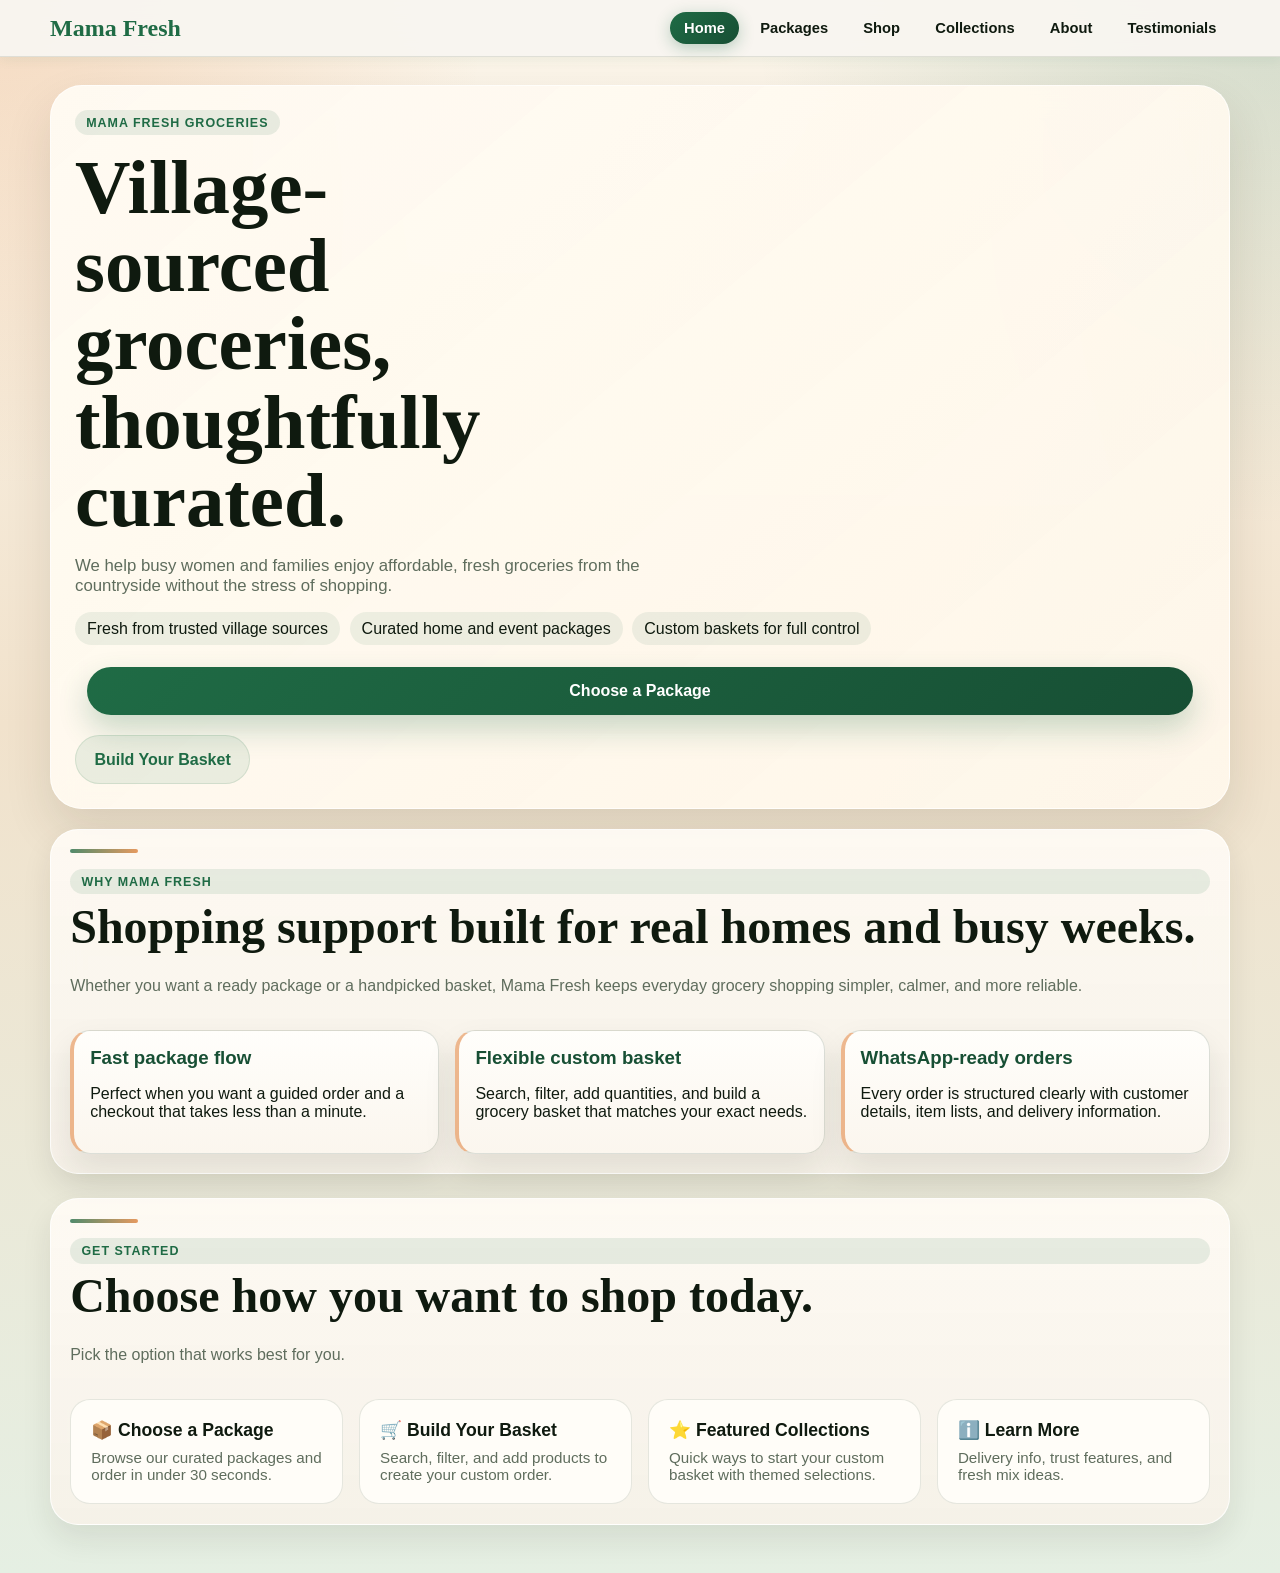
<file: index.html>
<!DOCTYPE html>
<html lang="en">
<head>
  <meta charset="utf-8">
  <meta name="viewport" content="width=device-width, initial-scale=1">
  <title>Mama Fresh Groceries - Home</title>
  <meta
    name="description"
    content="Village-sourced groceries, thoughtfully curated. Order Mama Fresh packages fast or build a custom grocery basket and send a clean WhatsApp order."
  >
  <meta property="og:title" content="Mama Fresh Groceries">
  <meta property="og:description" content="Choose a package or build your own basket and send your order straight to WhatsApp.">
  <meta property="og:type" content="website">
  <meta name="theme-color" content="#1f6b45">
  <link rel="icon" type="image/svg+xml" href="favicon.svg">
  <link rel="stylesheet" href="css/app.css">
</head>
<body>
  <nav class="main-nav">
    <div class="nav-container">
      <a href="index.html" class="nav-logo">Mama Fresh</a>
      <button class="nav-toggle" id="nav-toggle" aria-label="Toggle navigation">
        <span></span>
        <span></span>
        <span></span>
      </button>
      <ul class="nav-links" id="nav-links">
        <li><a href="index.html">Home</a></li>
        <li><a href="packages.html">Packages</a></li>
        <li><a href="shop.html">Shop</a></li>
        <li><a href="collections.html">Collections</a></li>
        <li><a href="about.html">About</a></li>
        <li><a href="testimonials.html">Testimonials</a></li>
      </ul>
    </div>
  </nav>

  <div class="page-shell">
    <header class="hero">
      <div class="eyebrow">Mama Fresh Groceries</div>
      <h1>Village-sourced groceries, thoughtfully curated.</h1>
      <p class="hero-copy">
        We help busy women and families enjoy affordable, fresh groceries from the countryside without the stress of shopping.
      </p>
      <div class="hero-highlights">
        <span>Fresh from trusted village sources</span>
        <span>Curated home and event packages</span>
        <span>Custom baskets for full control</span>
      </div>
      <div class="hero-actions">
        <a class="primary-link" href="packages.html">Choose a Package</a>
        <a class="secondary-link" href="shop.html">Build Your Basket</a>
      </div>
    </header>

    <main>
      <section class="section-block story-strip" aria-labelledby="why-mama-fresh-title">
        <div class="section-intro">
          <span class="section-kicker">Why Mama Fresh</span>
          <h2 id="why-mama-fresh-title">Shopping support built for real homes and busy weeks.</h2>
          <p>Whether you want a ready package or a handpicked basket, Mama Fresh keeps everyday grocery shopping simpler, calmer, and more reliable.</p>
        </div>
        <div class="story-grid">
          <article class="story-card">
            <h3>Fast package flow</h3>
            <p>Perfect when you want a guided order and a checkout that takes less than a minute.</p>
          </article>
          <article class="story-card">
            <h3>Flexible custom basket</h3>
            <p>Search, filter, add quantities, and build a grocery basket that matches your exact needs.</p>
          </article>
          <article class="story-card">
            <h3>WhatsApp-ready orders</h3>
            <p>Every order is structured clearly with customer details, item lists, and delivery information.</p>
          </article>
        </div>
      </section>

      <section class="section-block quick-links-section">
        <div class="section-intro">
          <span class="section-kicker">Get Started</span>
          <h2>Choose how you want to shop today.</h2>
          <p>Pick the option that works best for you.</p>
        </div>
        <div class="quick-links-grid">
          <a href="packages.html" class="quick-link-card">
            <h3>📦 Choose a Package</h3>
            <p>Browse our curated packages and order in under 30 seconds.</p>
          </a>
          <a href="shop.html" class="quick-link-card">
            <h3>🛒 Build Your Basket</h3>
            <p>Search, filter, and add products to create your custom order.</p>
          </a>
          <a href="collections.html" class="quick-link-card">
            <h3>⭐ Featured Collections</h3>
            <p>Quick ways to start your custom basket with themed selections.</p>
          </a>
          <a href="about.html" class="quick-link-card">
            <h3>ℹ️ Learn More</h3>
            <p>Delivery info, trust features, and fresh mix ideas.</p>
          </a>
        </div>
      </section>
    </main>
  </div>

  <button class="sticky-cart" id="sticky-cart" type="button" aria-label="Open basket">
    <span class="sticky-cart-icon">Bag</span>
    <span class="sticky-cart-copy">
      <strong>Basket</strong>
      <span id="sticky-cart-count">0 items</span>
    </span>
  </button>

  <script src="js/app.js"></script>
</body>
</html>
</file>
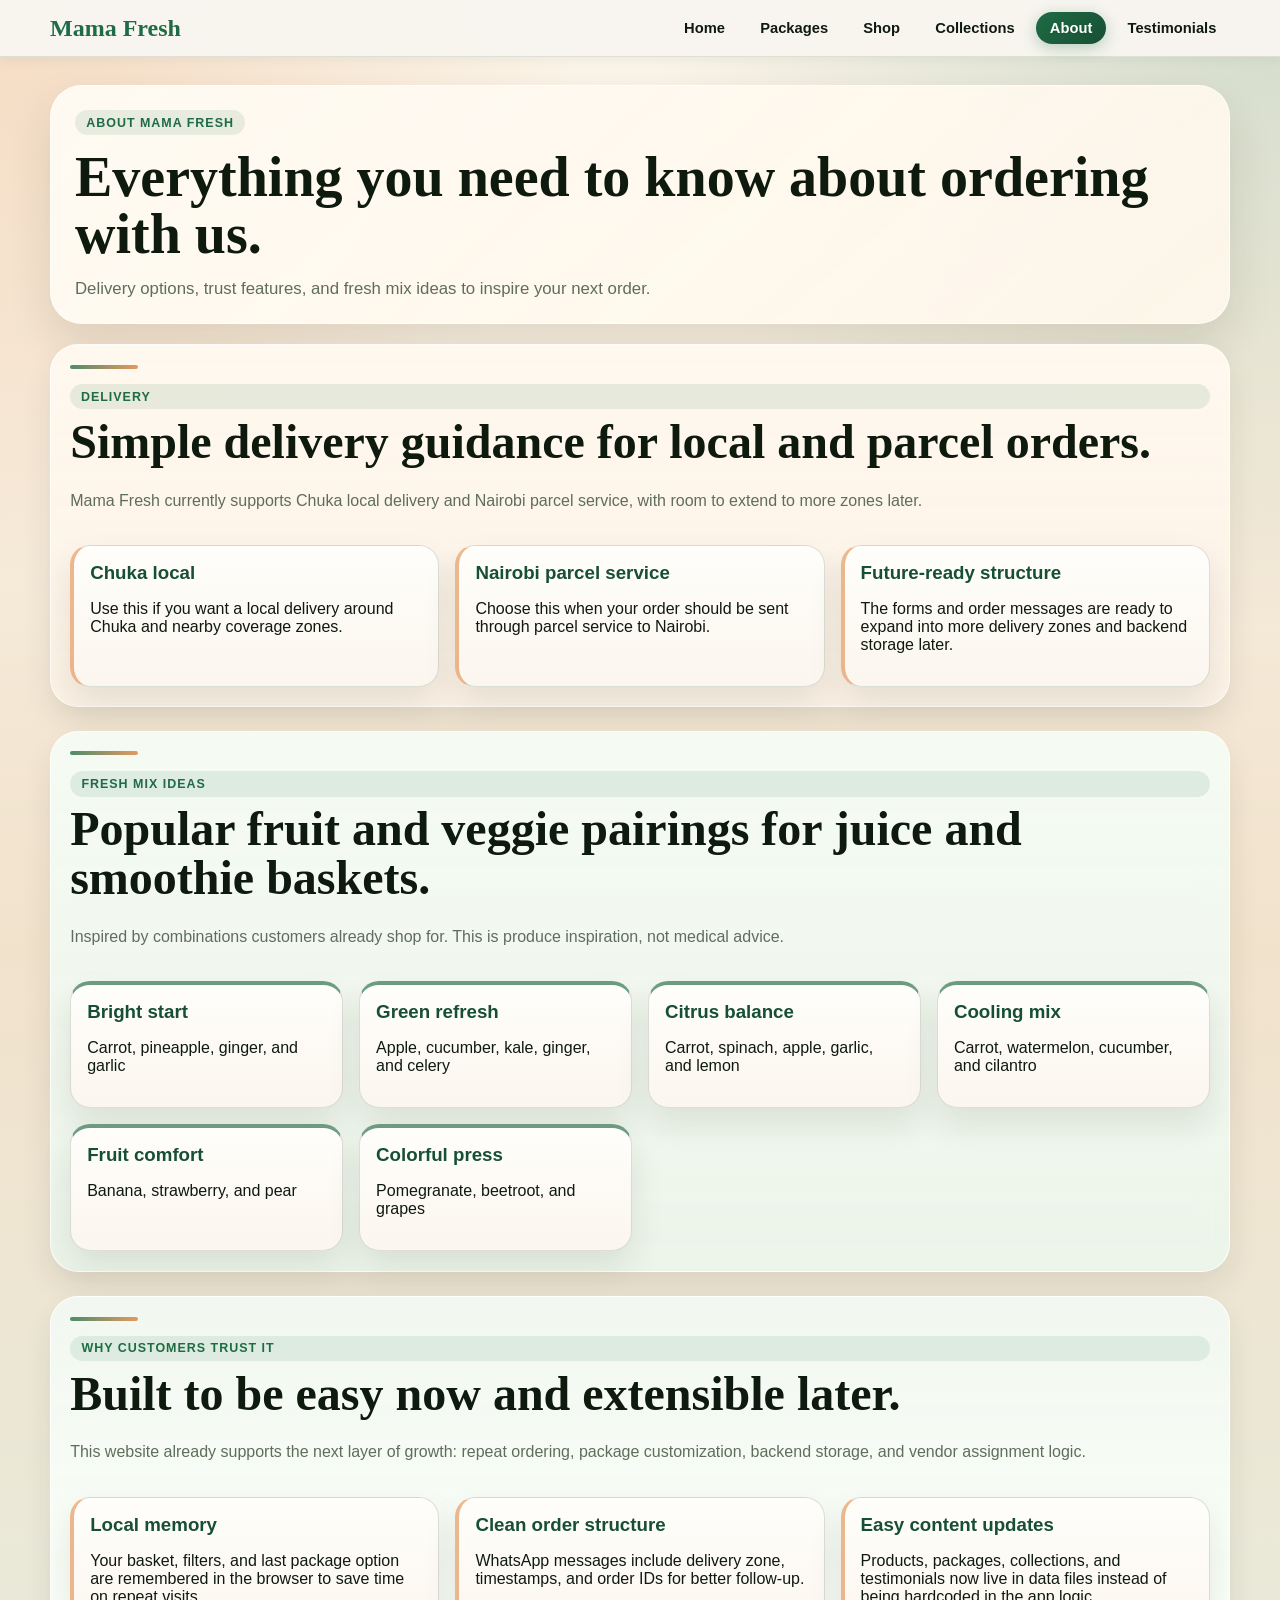
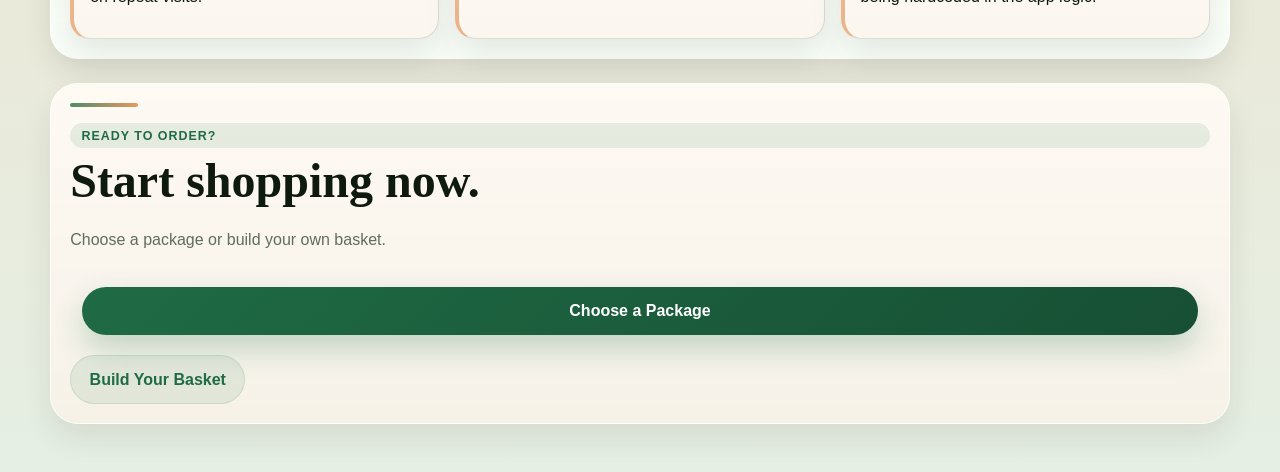
<file: about.html>
<!DOCTYPE html>
<html lang="en">
<head>
  <meta charset="utf-8">
  <meta name="viewport" content="width=device-width, initial-scale=1">
  <title>About - Mama Fresh Groceries</title>
  <meta
    name="description"
    content="Learn about Mama Fresh delivery options, why customers trust us, and get fresh mix ideas for juice and smoothie baskets."
  >
  <meta property="og:title" content="About - Mama Fresh Groceries">
  <meta property="og:description" content="Delivery info, trust features, and fresh mix ideas for your grocery orders.">
  <meta property="og:type" content="website">
  <meta name="theme-color" content="#1f6b45">
  <link rel="icon" type="image/svg+xml" href="favicon.svg">
  <link rel="stylesheet" href="css/app.css">
</head>
<body>
  <nav class="main-nav">
    <div class="nav-container">
      <a href="index.html" class="nav-logo">Mama Fresh</a>
      <button class="nav-toggle" id="nav-toggle" aria-label="Toggle navigation">
        <span></span>
        <span></span>
        <span></span>
      </button>
      <ul class="nav-links" id="nav-links">
        <li><a href="index.html">Home</a></li>
        <li><a href="packages.html">Packages</a></li>
        <li><a href="shop.html">Shop</a></li>
        <li><a href="collections.html">Collections</a></li>
        <li><a href="about.html">About</a></li>
        <li><a href="testimonials.html">Testimonials</a></li>
      </ul>
    </div>
  </nav>

  <div class="page-shell">
    <header class="page-header">
      <div class="eyebrow">About Mama Fresh</div>
      <h1>Everything you need to know about ordering with us.</h1>
      <p class="page-header-copy">
        Delivery options, trust features, and fresh mix ideas to inspire your next order.
      </p>
    </header>

    <main>
      <section class="section-block logistics-section" aria-labelledby="delivery-title">
        <div class="section-intro">
          <span class="section-kicker">Delivery</span>
          <h2 id="delivery-title">Simple delivery guidance for local and parcel orders.</h2>
          <p>Mama Fresh currently supports Chuka local delivery and Nairobi parcel service, with room to extend to more zones later.</p>
        </div>
        <div class="story-grid">
          <article class="story-card">
            <h3>Chuka local</h3>
            <p>Use this if you want a local delivery around Chuka and nearby coverage zones.</p>
          </article>
          <article class="story-card">
            <h3>Nairobi parcel service</h3>
            <p>Choose this when your order should be sent through parcel service to Nairobi.</p>
          </article>
          <article class="story-card">
            <h3>Future-ready structure</h3>
            <p>The forms and order messages are ready to expand into more delivery zones and backend storage later.</p>
          </article>
        </div>
      </section>

      <section class="section-block inspiration-section" aria-labelledby="inspiration-title">
        <div class="section-intro">
          <span class="section-kicker">Fresh Mix Ideas</span>
          <h2 id="inspiration-title">Popular fruit and veggie pairings for juice and smoothie baskets.</h2>
          <p>Inspired by combinations customers already shop for. This is produce inspiration, not medical advice.</p>
        </div>
        <div class="inspiration-grid" id="mixes-grid"></div>
      </section>

      <section class="section-block trust-section" aria-labelledby="trust-title">
        <div class="section-intro">
          <span class="section-kicker">Why Customers Trust It</span>
          <h2 id="trust-title">Built to be easy now and extensible later.</h2>
          <p>This website already supports the next layer of growth: repeat ordering, package customization, backend storage, and vendor assignment logic.</p>
        </div>
        <div class="story-grid">
          <article class="story-card">
            <h3>Local memory</h3>
            <p>Your basket, filters, and last package option are remembered in the browser to save time on repeat visits.</p>
          </article>
          <article class="story-card">
            <h3>Clean order structure</h3>
            <p>WhatsApp messages include delivery zone, timestamps, and order IDs for better follow-up.</p>
          </article>
          <article class="story-card">
            <h3>Easy content updates</h3>
            <p>Products, packages, collections, and testimonials now live in data files instead of being hardcoded in the app logic.</p>
          </article>
        </div>
      </section>

      <section class="section-block">
        <div class="section-intro">
          <span class="section-kicker">Ready to Order?</span>
          <h2>Start shopping now.</h2>
          <p>Choose a package or build your own basket.</p>
        </div>
        <div class="hero-actions">
          <a class="primary-link" href="packages.html">Choose a Package</a>
          <a class="secondary-link" href="shop.html">Build Your Basket</a>
        </div>
      </section>
    </main>
  </div>

  <button class="sticky-cart" id="sticky-cart" type="button" aria-label="Open basket">
    <span class="sticky-cart-icon">Bag</span>
    <span class="sticky-cart-copy">
      <strong>Basket</strong>
      <span id="sticky-cart-count">0 items</span>
    </span>
  </button>

  <script src="js/app.js"></script>
</body>
</html>
</file>
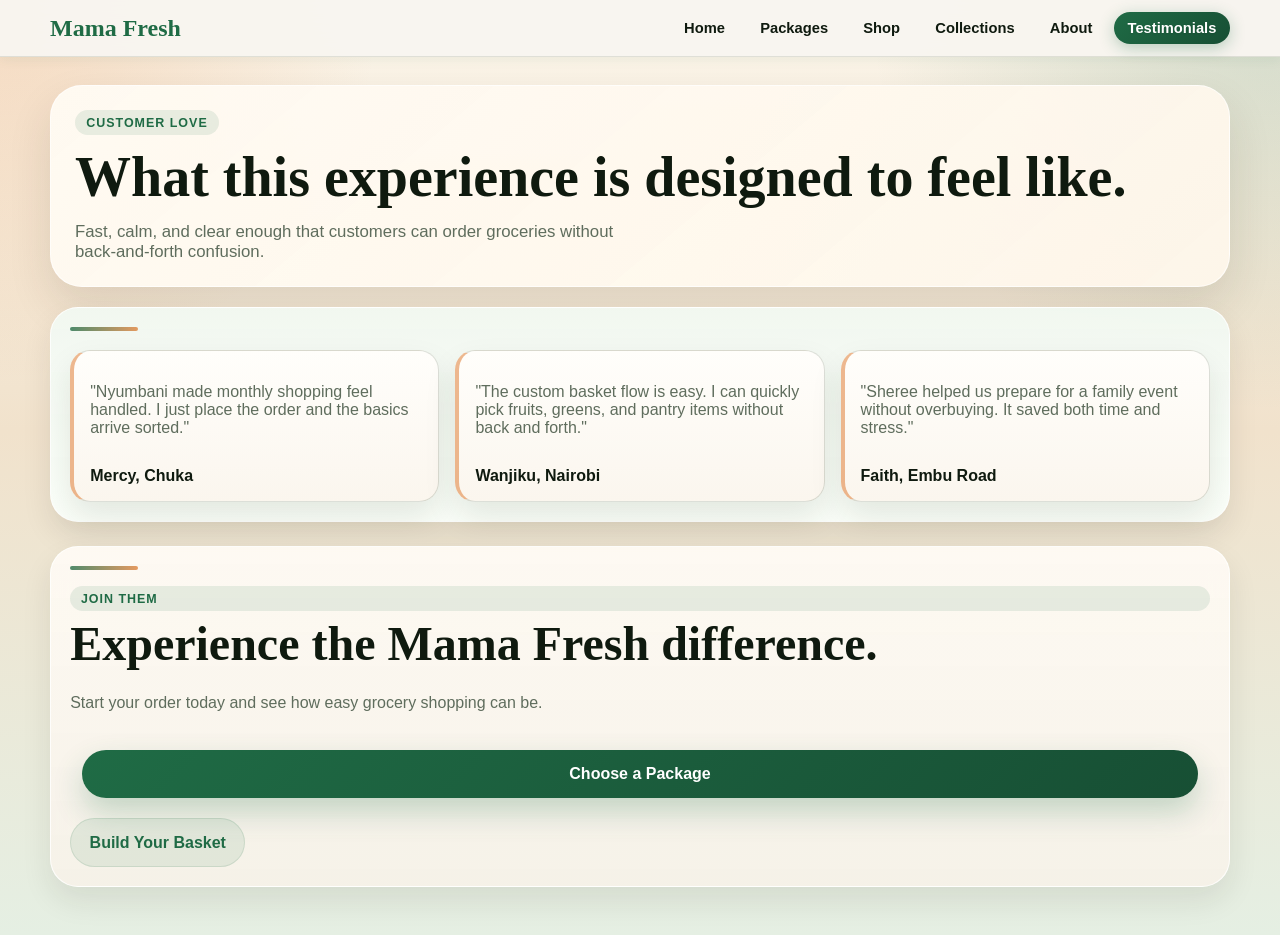
<file: testimonials.html>
<!DOCTYPE html>
<html lang="en">
<head>
  <meta charset="utf-8">
  <meta name="viewport" content="width=device-width, initial-scale=1">
  <title>Testimonials - Mama Fresh Groceries</title>
  <meta
    name="description"
    content="What this experience is designed to feel like. Fast, calm, and clear enough that customers can order groceries without back-and-forth confusion."
  >
  <meta property="og:title" content="Testimonials - Mama Fresh Groceries">
  <meta property="og:description" content="See what customers say about ordering with Mama Fresh.">
  <meta property="og:type" content="website">
  <meta name="theme-color" content="#1f6b45">
  <link rel="icon" type="image/svg+xml" href="favicon.svg">
  <link rel="stylesheet" href="css/app.css">
</head>
<body>
  <nav class="main-nav">
    <div class="nav-container">
      <a href="index.html" class="nav-logo">Mama Fresh</a>
      <button class="nav-toggle" id="nav-toggle" aria-label="Toggle navigation">
        <span></span>
        <span></span>
        <span></span>
      </button>
      <ul class="nav-links" id="nav-links">
        <li><a href="index.html">Home</a></li>
        <li><a href="packages.html">Packages</a></li>
        <li><a href="shop.html">Shop</a></li>
        <li><a href="collections.html">Collections</a></li>
        <li><a href="about.html">About</a></li>
        <li><a href="testimonials.html">Testimonials</a></li>
      </ul>
    </div>
  </nav>

  <div class="page-shell">
    <header class="page-header">
      <div class="eyebrow">Customer Love</div>
      <h1>What this experience is designed to feel like.</h1>
      <p class="page-header-copy">
        Fast, calm, and clear enough that customers can order groceries without back-and-forth confusion.
      </p>
    </header>

    <main>
      <section class="section-block testimonial-section" aria-labelledby="testimonials-title">
        <div class="testimonial-grid" id="testimonial-grid"></div>
      </section>

      <section class="section-block">
        <div class="section-intro">
          <span class="section-kicker">Join Them</span>
          <h2>Experience the Mama Fresh difference.</h2>
          <p>Start your order today and see how easy grocery shopping can be.</p>
        </div>
        <div class="hero-actions">
          <a class="primary-link" href="packages.html">Choose a Package</a>
          <a class="secondary-link" href="shop.html">Build Your Basket</a>
        </div>
      </section>
    </main>
  </div>

  <button class="sticky-cart" id="sticky-cart" type="button" aria-label="Open basket">
    <span class="sticky-cart-icon">Bag</span>
    <span class="sticky-cart-copy">
      <strong>Basket</strong>
      <span id="sticky-cart-count">0 items</span>
    </span>
  </button>

  <script src="js/app.js"></script>
</body>
</html>
</file>
<file: css/app.css>
:root {

  --surface-strong: #fffdf8;
  --surface: rgba(255, 251, 245, 0.92);
  --surface-soft: rgba(248, 243, 233, 0.92);
  --surface-tint: rgba(239, 246, 239, 0.9);
  --surface-raised: #fffefb;
  --text: #0f1a0f;
  --muted: #5f6d5d;
  --line: rgba(42, 64, 39, 0.12);
  --line-strong: rgba(42, 64, 39, 0.22);
  --brand: #1f6b45;
  --brand-deep: #174f34;
  --accent: #df7f37;
  --accent-soft: #ffe3c6;
  --shadow: 0 18px 42px rgba(33, 41, 31, 0.12);
  --shadow-raised: 0 16px 32px rgba(27, 40, 24, 0.1);
  --radius-lg: 28px;
  --radius-md: 20px;
  --radius-sm: 14px;
  --max-width: 1180px;
}

/* Navigation */
.main-nav {
  position: sticky;
  top: 0;
  z-index: 50;
background: rgba(248, 245, 240, 0.97);
  backdrop-filter: blur(16px);
  border-bottom: 1px solid var(--line);
  box-shadow: 0 2px 12px rgba(31, 106, 69, 0.08);
}

.nav-container {
  width: min(100% - 1.5rem, var(--max-width));
  margin: 0 auto;
  display: flex;
  align-items: center;
  justify-content: space-between;
  padding: 0.75rem 0;
}

.nav-logo {
  font-family: "Iowan Old Style", "Palatino Linotype", "Book Antiqua", serif;
  font-size: 1.5rem;
  font-weight: 700;
  color: var(--brand);
  text-decoration: none;
}

.nav-toggle {
  display: none;
  flex-direction: column;
  gap: 5px;
  padding: 0.5rem;
  background: transparent;
  border: 0;
  cursor: pointer;
}

.nav-toggle span {
  display: block;
  width: 24px;
  height: 2px;
  background: var(--text);
  border-radius: 2px;
  transition: transform 0.3s ease;
}

.nav-links {
  display: flex;
  list-style: none;
  margin: 0;
  padding: 0;
  gap: 0.5rem;
}

.nav-links a {
  display: inline-flex;
  align-items: center;
  padding: 0.5rem 0.85rem;
  border-radius: 999px;
  color: var(--text) !important;
  text-decoration: none;
  font-weight: 700;
  font-size: 0.92rem;
  transition: all 0.25s ease;
}

.nav-links a:hover {
  background: rgba(31, 107, 69, 0.18);
  color: var(--brand-deep);
  transform: translateY(-1px);
}

.nav-links a.active,
.nav-links a.current-page {
  background: linear-gradient(135deg, var(--brand), var(--brand-deep));
  color: #ffffff !important;
  box-shadow: 0 4px 16px rgba(31, 107, 69, 0.3);
  text-shadow: 0 1px 2px rgba(0,0,0,0.1);
}

@media (max-width: 768px) {
  .nav-toggle {
    display: flex;
  }

  .nav-links {
    display: none;
    position: absolute;
    top: 100%;
    left: 0;
    right: 0;
    flex-direction: column;
background: rgba(248, 245, 240, 0.98);
    backdrop-filter: blur(20px);
    padding: 1.25rem;
    border-bottom: 1px solid var(--line);
    gap: 0.3rem;
    box-shadow: 0 8px 32px rgba(31, 106, 69, 0.12);
  }

  .nav-links.open {
    display: flex;
  }

  .nav-links a {
    width: 100%;
    justify-content: center;
  }
}

/* Page Header */
.page-header {
  margin-top: 0.75rem;
  padding: 1.5rem;
  border: 1px solid rgba(255, 255, 255, 0.7);
  border-radius: calc(var(--radius-lg) + 4px);
  background:
    linear-gradient(140deg, rgba(255, 251, 243, 0.98), rgba(255, 247, 235, 0.95)),
    linear-gradient(120deg, rgba(223, 127, 55, 0.14), rgba(31, 107, 69, 0.08));
  box-shadow: 0 20px 44px rgba(53, 41, 22, 0.12);
}

.page-header h1 {
  margin: 0.85rem 0 0;
  font-family: "Iowan Old Style", "Palatino Linotype", "Book Antiqua", serif;
  font-size: clamp(2rem, 5vw, 3.5rem);
  line-height: 1.02;
}

.page-header-copy {
  max-width: 36rem;
  margin: 1rem 0 0;
  font-size: 1.05rem;
  color: var(--muted);
}

/* Quick Links Grid */
.quick-links-section {
  margin-top: 1.25rem;
}

.quick-links-grid {
  display: grid;
  grid-template-columns: repeat(auto-fit, minmax(220px, 1fr));
  gap: 1rem;
  margin-top: 1.2rem;
}

.quick-link-card {
  display: grid;
  gap: 0.5rem;
  padding: 1.25rem;
  border: 1px solid var(--line);
  border-radius: var(--radius-md);
  background: var(--surface-strong);
  text-decoration: none;
  color: var(--text);
  transition: transform 0.2s ease, box-shadow 0.2s ease;
}

.quick-link-card:hover {
  transform: translateY(-2px);
  box-shadow: 0 12px 30px rgba(31, 107, 69, 0.15);
}

.quick-link-card h3 {
  margin: 0;
  font-size: 1.1rem;
}

.quick-link-card p {
  margin: 0;
  color: var(--muted);
  font-size: 0.95rem;
}

* {
  box-sizing: border-box;
}

[hidden] {
  display: none !important;
}

html {
  scroll-behavior: smooth;
}

body {
  margin: 0;
  min-height: 100vh;
  color: var(--text);
  font-family: "Aptos", "Segoe UI Variable", "Trebuchet MS", sans-serif;
  background:
    radial-gradient(circle at top left, rgba(223, 127, 55, 0.22), transparent 24%),
    radial-gradient(circle at top right, rgba(31, 107, 69, 0.18), transparent 26%),
    linear-gradient(180deg, #fcf6eb 0%, #f1e2cc 46%, #e5efe3 100%);
}

button,
input,
textarea,
select {
  font: inherit;
}

button {
  cursor: pointer;
  /* Prevent mobile stacking overlaps */
  margin: 0.25rem;
}

/* Mobile button/link base adjustments */
.primary-link,


.page-shell {
  width: min(100% - 1.5rem, var(--max-width));
  margin: 0 auto;
  padding: 1rem 0 6rem;
}

.hero,
.section-block,
.cart-panel,
.modal-card {
  backdrop-filter: blur(14px);
}

.hero {
  position: relative;
  overflow: hidden;
  margin-top: 0.75rem;
  padding: 1.5rem;
  border: 1px solid rgba(255, 255, 255, 0.7);
  border-radius: calc(var(--radius-lg) + 4px);
  background:
    linear-gradient(140deg, rgba(255, 251, 243, 0.98), rgba(255, 247, 235, 0.94)),
    linear-gradient(120deg, rgba(223, 127, 55, 0.16), rgba(31, 107, 69, 0.08));
  box-shadow: 0 22px 48px rgba(53, 41, 22, 0.12);
}

.eyebrow,
.section-kicker,
.modal-kicker {
  display: inline-flex;
  align-items: center;
  gap: 0.4rem;
  padding: 0.35rem 0.7rem;
  border-radius: 999px;
  background: rgba(31, 107, 69, 0.1);
  color: var(--brand);
  font-size: 0.78rem;
  font-weight: 700;
  letter-spacing: 0.08em;
  text-transform: uppercase;
}

.hero h1,
.section-intro h2,
.panel-heading h3,
.modal-header h3 {
  margin: 0;
  font-family: "Iowan Old Style", "Palatino Linotype", "Book Antiqua", serif;
  line-height: 1.02;
}

.hero h1 {
  margin-top: 0.85rem;
  font-size: clamp(2.35rem, 7vw, 4.8rem);
  max-width: 11ch;
}

.hero-copy,
.section-intro p,
.panel-heading p,
.modal-header p,
.package-copy,
.product-copy,
.cart-item-meta,
.checkout-preview,
.empty-state p,
.collection-card span,
.testimonial-card p {
  color: var(--muted);
}

.hero-copy {
  max-width: 36rem;
  margin: 1rem 0 0;
  font-size: 1.05rem;
}

.hero-highlights,
.hero-actions,
.filter-bar,
.details-pill-list {
  display: flex;
  flex-wrap: wrap;
}

.hero-highlights {
  gap: 0.6rem;
  margin-top: 1rem;
}

.hero-highlights span,
.package-items span,
.product-meta span,
.details-pill-list span {
  padding: 0.45rem 0.75rem;
  border-radius: 999px;
  background: rgba(31, 107, 69, 0.08);
}

.hero-actions {
  gap: 1.25rem; /* Increased for mobile button spacing */
  margin-top: 1.4rem;
}

.primary-link,
.secondary-link,
.package-cta,
.checkout-button,
.submit-button,
.quantity-button,
.search-button,
.details-button,
.add-button,
.remove-button,
.collection-card,
.filter-chip {
  transition: transform 180ms ease, box-shadow 180ms ease, background 180ms ease;
}

.primary-link,
.secondary-link,
.package-cta,
.checkout-button,
.submit-button {
  display: inline-flex;
  align-items: center;
  justify-content: center;
  min-height: 3rem;
  padding: 0.9rem 1.15rem;
  border: 0;
  border-radius: 999px;
  font-weight: 700;
  text-decoration: none;
}

.primary-link,
.checkout-button,
.submit-button {
  color: #fff;
  background: linear-gradient(135deg, var(--brand), var(--brand-deep));
  box-shadow: 0 14px 30px rgba(31, 107, 69, 0.24);
}

.secondary-link,
.details-button,
.filter-chip,
.add-button,
.remove-button {
  color: var(--brand);
  background: rgba(31, 107, 69, 0.09);
  border: 1px solid rgba(31, 107, 69, 0.12);
}

.section-block {
  margin-top: 1.25rem;
  padding: 1.2rem;
  border: 1px solid rgba(255, 255, 255, 0.78);
  border-radius: var(--radius-lg);
  background: linear-gradient(180deg, var(--surface) 0%, rgba(246, 241, 232, 0.96) 100%);
  box-shadow: 0 14px 30px rgba(31, 32, 24, 0.09);
}

.section-block + .section-block {
  margin-top: 1.5rem;
}

.section-block::before {
  content: "";
  display: block;
  width: 4.25rem;
  height: 4px;
  margin-bottom: 1rem;
  border-radius: 999px;
  background: linear-gradient(90deg, var(--brand), var(--accent));
  opacity: 0.78;
}

.collections-section,
.testimonial-section,
.trust-section {
  background: linear-gradient(180deg, rgba(241, 248, 241, 0.96) 0%, rgba(251, 255, 250, 0.98) 100%);
}

.section-secondary,
.logistics-section {
  background: linear-gradient(180deg, rgba(255, 248, 239, 0.98) 0%, rgba(252, 242, 230, 0.94) 100%);
}

.inspiration-section {
  background: linear-gradient(180deg, rgba(245, 251, 244, 0.98) 0%, rgba(236, 245, 235, 0.94) 100%);
}

.section-priority {
  position: relative;
}

.section-priority::before {
  content: "";
  position: absolute;
  inset: 0;
  border-radius: inherit;
  padding: 1px;
  background: linear-gradient(135deg, rgba(31, 107, 69, 0.18), rgba(223, 127, 55, 0.22));
  -webkit-mask: linear-gradient(#fff 0 0) content-box, linear-gradient(#fff 0 0);
  -webkit-mask-composite: xor;
  mask-composite: exclude;
  pointer-events: none;
}

.section-intro {
  display: grid;
  gap: 0.55rem;
}

.section-intro h2 {
  font-size: clamp(2rem, 5vw, 3rem);
}

.guidance-banner {
  display: flex;
  gap: 0.75rem;
  align-items: center;
  margin-top: 1rem;
  padding: 0.95rem 1rem;
  border: 1px solid rgba(31, 107, 69, 0.12);
  border-radius: var(--radius-md);
  background: linear-gradient(135deg, rgba(31, 107, 69, 0.08), rgba(31, 107, 69, 0.03));
}

.guidance-banner.alt {
  background: linear-gradient(135deg, rgba(223, 127, 55, 0.12), rgba(223, 127, 55, 0.04));
  border-color: rgba(223, 127, 55, 0.15);
}

.story-grid,
.package-grid,
.package-notes,
.collection-grid,
.product-grid,
.inspiration-grid,
.testimonial-grid {
  display: grid;
  gap: 1rem;
  margin-top: 1.2rem;
}

.story-grid,
.package-grid,
.package-notes,
.collection-grid,
.inspiration-grid,
.testimonial-grid {
  grid-template-columns: repeat(auto-fit, minmax(220px, 1fr));
}

.product-grid {
  grid-template-columns: repeat(auto-fit, minmax(180px, 1fr));
}

.story-card,
.note-card,
.package-card,
.product-card,
.cart-item,
.checkout-preview,
.empty-state,
.inspiration-card,
.testimonial-card,
.collection-card {
  border: 1px solid rgba(42, 64, 39, 0.16);
  border-radius: var(--radius-md);
  background: linear-gradient(180deg, var(--surface-raised) 0%, #fbf6ee 100%);
  box-shadow: var(--shadow-raised);
}

.story-card,
.note-card,
.package-card,
.product-card,
.empty-state,
.inspiration-card,
.testimonial-card,
.collection-card {
  padding: 1rem;
}

.package-card,
.product-card {
  position: relative;
  overflow: hidden;
  display: grid;
  gap: 0.85rem;
}

.package-image {
  overflow: hidden;
  min-height: 10rem;
  border-radius: var(--radius-md);
}

.package-photo {
  display: block;
  width: 100%;
  height: 10rem;
  object-fit: cover;
}

.package-card h3,
.product-card h3,
.cart-item h4,
.story-card h3,
.note-card h3,
.inspiration-card h3 {
  margin: 0;
}

.package-badge,
.product-badge {
  justify-self: start;
  padding: 0.35rem 0.7rem;
  border-radius: 999px;
  font-size: 0.75rem;
  font-weight: 700;
}

.package-badge {
  color: var(--accent);
  background: var(--accent-soft);
}

.product-badge {
  color: var(--brand);
  background: rgba(31, 107, 69, 0.1);
}

.package-items,
.product-meta,
.package-actions,
.product-footer,
.cart-line,
.cart-controls,
.cart-footer,
.sticky-cart,
.modal-close {
  display: flex;
  align-items: center;
}

.package-items,
.product-meta,
.package-actions,
.details-pill-list {
  gap: 0.75rem; /* Better mobile spacing for pills/actions */
}

.package-footer,
.product-footer,
.cart-line {
  display: flex;
  justify-content: space-between;
  gap: 0.8rem;
}

.package-tier-copy,
.package-speed {
  font-size: 0.92rem;
  font-weight: 700;
}

.package-tier-copy {
  color: var(--muted);
  margin-top: 0.2rem;
}

.package-cta,
.search-button {
  color: #fff;
  background: linear-gradient(135deg, var(--accent), #c8681e);
}

.custom-layout {
  display: grid;
  gap: 1rem;
  margin-top: 1.2rem;
}

.search-bar {
  display: grid;
  gap: 0.5rem;
  margin-bottom: 1rem;
}

.search-row {
  display: grid;
  grid-template-columns: minmax(0, 1fr) auto;
  gap: 0.65rem;
}

.filter-bar {
  gap: 1rem; /* Prevent filter-chip crowding on mobile */
  margin-bottom: 1rem;
}

.filter-chip,
.collection-card,
.details-button,
.add-button,
.remove-button,
.search-button {
  border-radius: 999px;
  font-weight: 700;
}

.filter-chip {
  padding: 0.65rem 0.95rem;
}

.filter-chip.active,
.collection-card.active {
  color: #fff;
  background: linear-gradient(135deg, var(--brand), var(--brand-deep));
  box-shadow: 0 10px 24px rgba(31, 107, 69, 0.2);
}

.filter-chip:hover,
.collection-card:hover {
  background: rgba(31, 107, 69, 0.15);
  color: var(--brand-deep);
}

.filter-chip.active:hover,
.collection-card.active:hover {
  color: #fff;
  background: linear-gradient(135deg, var(--brand-deep), var(--brand));
}

.collection-feedback {
  margin-top: 1rem;
  padding: 0.95rem 1rem;
  border: 1px solid rgba(31, 107, 69, 0.12);
  border-radius: var(--radius-md);
  background: rgba(31, 107, 69, 0.06);
  color: var(--brand-deep);
  font-weight: 700;
}

.collection-card {
  display: grid;
  gap: 0.35rem;
  padding: 1rem;
  text-align: left;
}

.product-image {
  overflow: hidden;
  min-height: 8.5rem;
  border-radius: var(--radius-md);
}

.product-photo {
  display: block;
  width: 100%;
  height: 8.5rem;
  object-fit: cover;
}

.product-price,
.cart-subtotal {
  font-weight: 800;
}

.add-button,
.remove-button,
.details-button,
.search-button {
  min-height: 2.85rem;
  padding: 0.8rem 1rem;
  border: 0;
}

.cart-panel {
  position: sticky;
  top: 1rem;
  align-self: start;
  padding: 1rem;
  border: 1px solid rgba(31, 107, 69, 0.18);
  border-radius: var(--radius-lg);
  background: linear-gradient(180deg, rgba(238, 247, 237, 0.98), rgba(251, 255, 250, 0.96));
  box-shadow: 0 16px 36px rgba(31, 61, 41, 0.12);
}

.cart-items {
  display: grid;
  gap: 0.75rem;
}

.cart-item,
.checkout-preview {
  padding: 0.95rem;
}

.cart-controls {
  gap: 0.45rem;
  margin-top: 0.8rem;
}

.quantity-button {
  justify-content: center;
  width: 2.2rem;
  height: 2.2rem;
  border: 0;
  border-radius: 50%;
  background: rgba(31, 107, 69, 0.12);
  color: var(--brand);
  font-weight: 900;
}

.quantity-input {
  width: 4rem;
  text-align: center;
}

.cart-footer {
  display: grid;
  gap: 0.75rem;
  margin-top: 1rem;
}

.full-width {
  grid-column: 1 / -1;
}

.sticky-cart {
  position: fixed;
  right: 1.5rem; /* Avoid keyboard/content overlap */
  bottom: 1.5rem;
  z-index: 30;
  gap: 0.75rem;
  padding: 0.7rem 0.95rem;
  border: 0;
  border-radius: 999px;
  color: #fff;
  background: linear-gradient(135deg, var(--brand), var(--brand-deep));
  box-shadow: 0 16px 34px rgba(31, 107, 69, 0.32);
}

.sticky-cart-icon {
  display: grid;
  place-items: center;
  width: 2.35rem;
  height: 2.35rem;
  border-radius: 50%;
  background: rgba(255, 255, 255, 0.18);
  font-size: 0.72rem;
  font-weight: 800;
  text-transform: uppercase;
  letter-spacing: 0.08em;
}

.sticky-cart-copy {
  display: grid;
  text-align: left;
}

.modal-backdrop {
  position: fixed;
  inset: 0;
  z-index: 40;
  display: grid;
  place-items: end center;
  padding: 1rem;
  background: rgba(22, 26, 18, 0.55);
}

.modal-card {
  width: min(100%, 34rem);
  max-height: calc(100vh - 2rem);
  overflow-y: auto; /* Better mobile scrolling */
  padding: 1.5rem;
  border: 1px solid rgba(255, 255, 255, 0.68);
  border-radius: var(--radius-lg);
  background: linear-gradient(180deg, rgba(255, 251, 245, 0.99), rgba(243, 249, 241, 0.97));
  box-shadow: 0 28px 60px rgba(16, 18, 13, 0.32);
}

.modal-close {
  justify-content: flex-end;
  width: 100%;
  border: 0;
  background: transparent;
  color: var(--muted);
}

.modal-header {
  display: grid;
  gap: 0.55rem;
  margin-bottom: 1rem;
}

form {
  display: grid;
  gap: 1.2rem; /* More breathing room for stacked mobile inputs/buttons */
}

label {
  display: grid;
  gap: 0.4rem;
  font-weight: 700;
}

input,
textarea,
select {
  width: 100%;
  padding: 0.9rem 1rem;
  border: 1px solid rgba(31, 107, 69, 0.15);
  border-radius: var(--radius-sm);
  background: #fff;
  color: var(--text);
}

.form-error {
  min-height: 1.2rem;
  margin: -0.15rem 0 0;
  color: #b03a18;
  font-size: 0.92rem;
}

.checkout-preview {
  margin-bottom: 1rem;
  white-space: pre-line;
}

.details-section + .details-section {
  margin-top: 1rem;
}

.details-section h4 {
  margin: 0 0 0.55rem;
}

.details-list {
  margin: 0;
  padding-left: 1.1rem;
  color: var(--muted);
}

.details-list li + li {
  margin-top: 0.35rem;
}

.testimonial-card {
  display: grid;
  gap: 0.85rem;
}

.story-card h3,
.package-card h3,
.product-card h3,
.inspiration-card h3,
.testimonial-card h3,
.collection-card strong {
  color: var(--brand-deep);
}

.story-card,
.note-card,
.testimonial-card {
  border-left: 4px solid rgba(223, 127, 55, 0.55);
}

.package-card,
.product-card,
.inspiration-card,
.collection-card {
  border-top: 4px solid rgba(31, 107, 69, 0.65);
}

.primary-link:hover,
.secondary-link:hover,
.package-cta:hover,
.checkout-button:hover,
.submit-button:hover,
.quantity-button:hover,
.sticky-cart:hover,
.collection-card:hover,
.filter-chip:hover,
.add-button:hover,
.remove-button:hover,
.details-button:hover,
.search-button:hover {
  transform: translateY(-1px);
}

@media (min-width: 920px) {
  .page-shell {
    padding-bottom: 3rem;
  }

  .custom-layout {
    grid-template-columns: minmax(0, 2fr) minmax(300px, 0.95fr);
  }

  .sticky-cart {
    display: none;
  }

  .modal-backdrop {
    place-items: center;
  }

  /* Extra mobile tweaks: 600-900px phones */
  @media (max-width: 700px) {
    .hero-actions {
      flex-direction: column !important;
      align-items: stretch;
      gap: 1rem;
    }
    
    .search-row {
      grid-template-columns: 1fr !important;
      gap: 0.75rem;
    }
    
    .package-actions {
      flex-direction: column;
      gap: 0.75rem;
    }
    
    .filter-bar {
      flex-wrap: wrap;
      justify-content: center;
      gap: 0.5rem;
    }
    
    button {
      margin: 0.5rem 0;
      flex: 1;
    }
  }
}

@media (max-width: 919px) {
  .cart-panel {
    display: none;
  }
}

@media (max-width: 560px) {
  .search-row {
    grid-template-columns: 1fr;
  }
}
</file>
